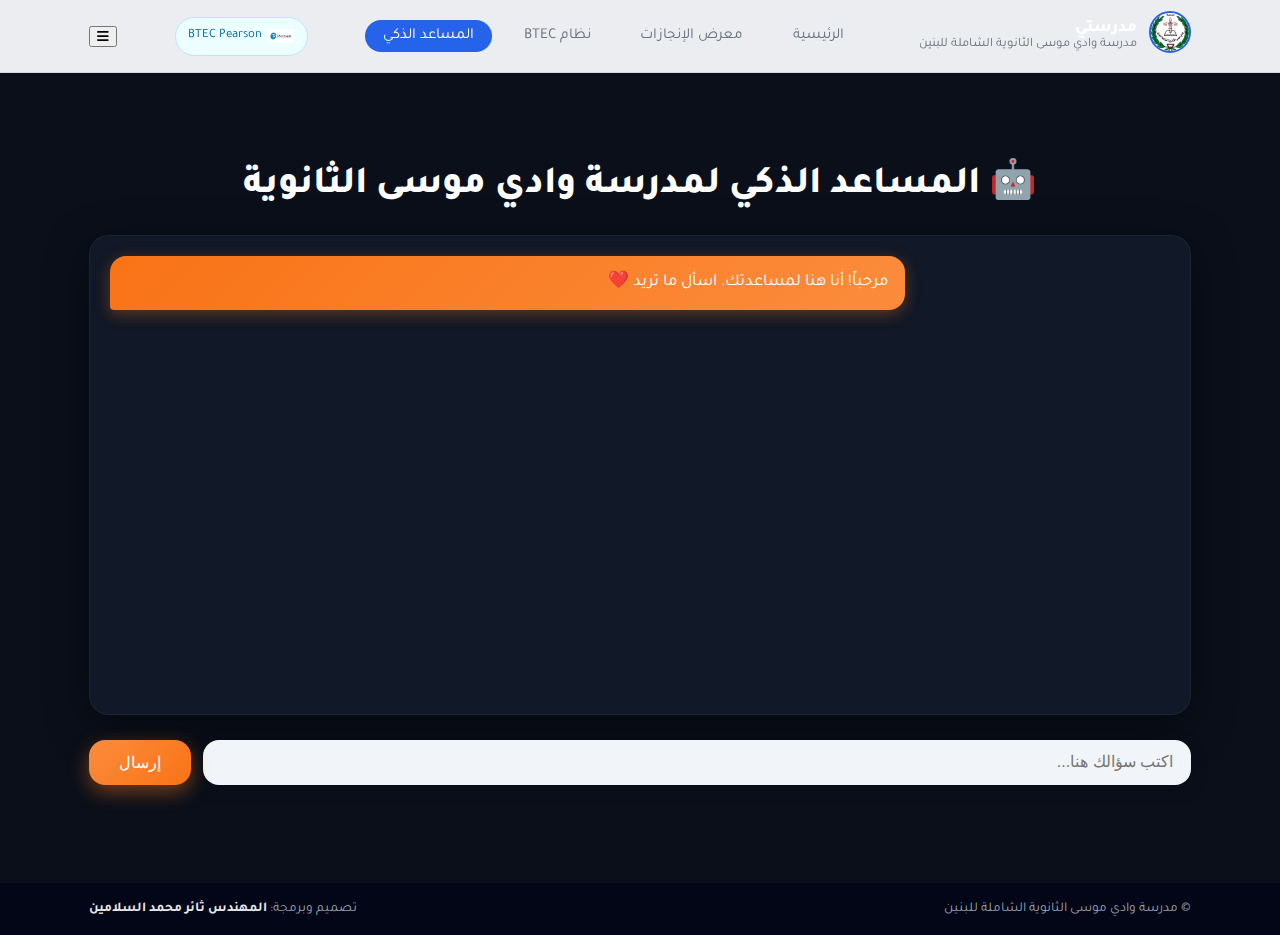
<file: ai.html>
<!DOCTYPE html>
<html lang="ar" dir="rtl">
<head>
    <meta charset="UTF-8" />
    <title>المساعد الذكي - مدرسة وادي موسى الثانوية</title>

    <!-- خطوط -->
    <link rel="preconnect" href="https://fonts.googleapis.com">
    <link rel="preconnect" href="https://fonts.gstatic.com" crossorigin>
    <link href="https://fonts.googleapis.com/css2?family=Tajawal:wght@400;500;700;800&display=swap" rel="stylesheet">

    <!-- أيقونات -->
    <link rel="stylesheet" href="https://cdnjs.cloudflare.com/ajax/libs/font-awesome/6.6.0/css/all.min.css" />

    <!-- ملفات CSS -->
    <link rel="stylesheet" href="assets/css/style.css">     <!-- الهيدر مع شكل الموقع -->
    <link rel="stylesheet" href="assets/css/ai.css">        <!-- تصميم صفحة الذكاء الاصطناعي -->
</head>
<body>

<!-- ========== الهيدر ========== -->
<header class="main-header">
    <div class="container header-inner">

        <div class="brand-area">
            <div class="school-logo">
                <img src="assets/images/school-logo.png" alt="شعار المدرسة">
            </div>
            <div class="brand-text">
                <span class="brand-top">مدرستي</span>
                <span class="brand-sub">مدرسة وادي موسى الثانوية الشاملة للبنين</span>
            </div>
        </div>

        <nav class="main-nav">
            <a href="index.html">الرئيسية</a>
            <a href="gallery.html">معرض الإنجازات</a>
            <a href="btec.html">نظام BTEC</a>
            <a href="ai.html" class="active">المساعد الذكي</a>
        </nav>

        <div class="pearson-badge">
            <img src="assets/images/pearson-logo.png" alt="Pearson">
            <span>BTEC Pearson</span>
        </div>

        <button class="nav-toggle" id="navToggle">
            <i class="fa-solid fa-bars"></i>
        </button>

    </div>
</header>


<!-- ========== صفحة المساعد ========== -->
<main class="ai-page">
    <div class="container">

        <h1 class="ai-title">🤖 المساعد الذكي لمدرسة وادي موسى الثانوية</h1>

        <!-- صندوق الرسائل -->
        <div class="chat-box" id="chatBox"></div>

        <!-- الإدخال -->
        <form id="chatForm" class="chat-input-area">
            <input 
                type="text" 
                id="userInput" 
                placeholder="اكتب سؤالك هنا..." 
                autocomplete="off" required>
            
            <button type="submit">إرسال</button>
        </form>

    </div>
</main>


<!-- ========== الفوتر ========== -->
<footer class="main-footer">
    <div class="container footer-inner">
        <div>© <span id="year"></span> مدرسة وادي موسى الثانوية الشاملة للبنين</div>
        <div class="footer-dev">
            تصميم وبرمجة:
            <strong>المهندس ثائر محمد السلامين</strong>
        </div>
    </div>
</footer>


<!-- سكربتات -->
<script src="assets/js/ai.js"></script>
<script src="assets/js/main.js"></script>

</body>
</html>
</file>
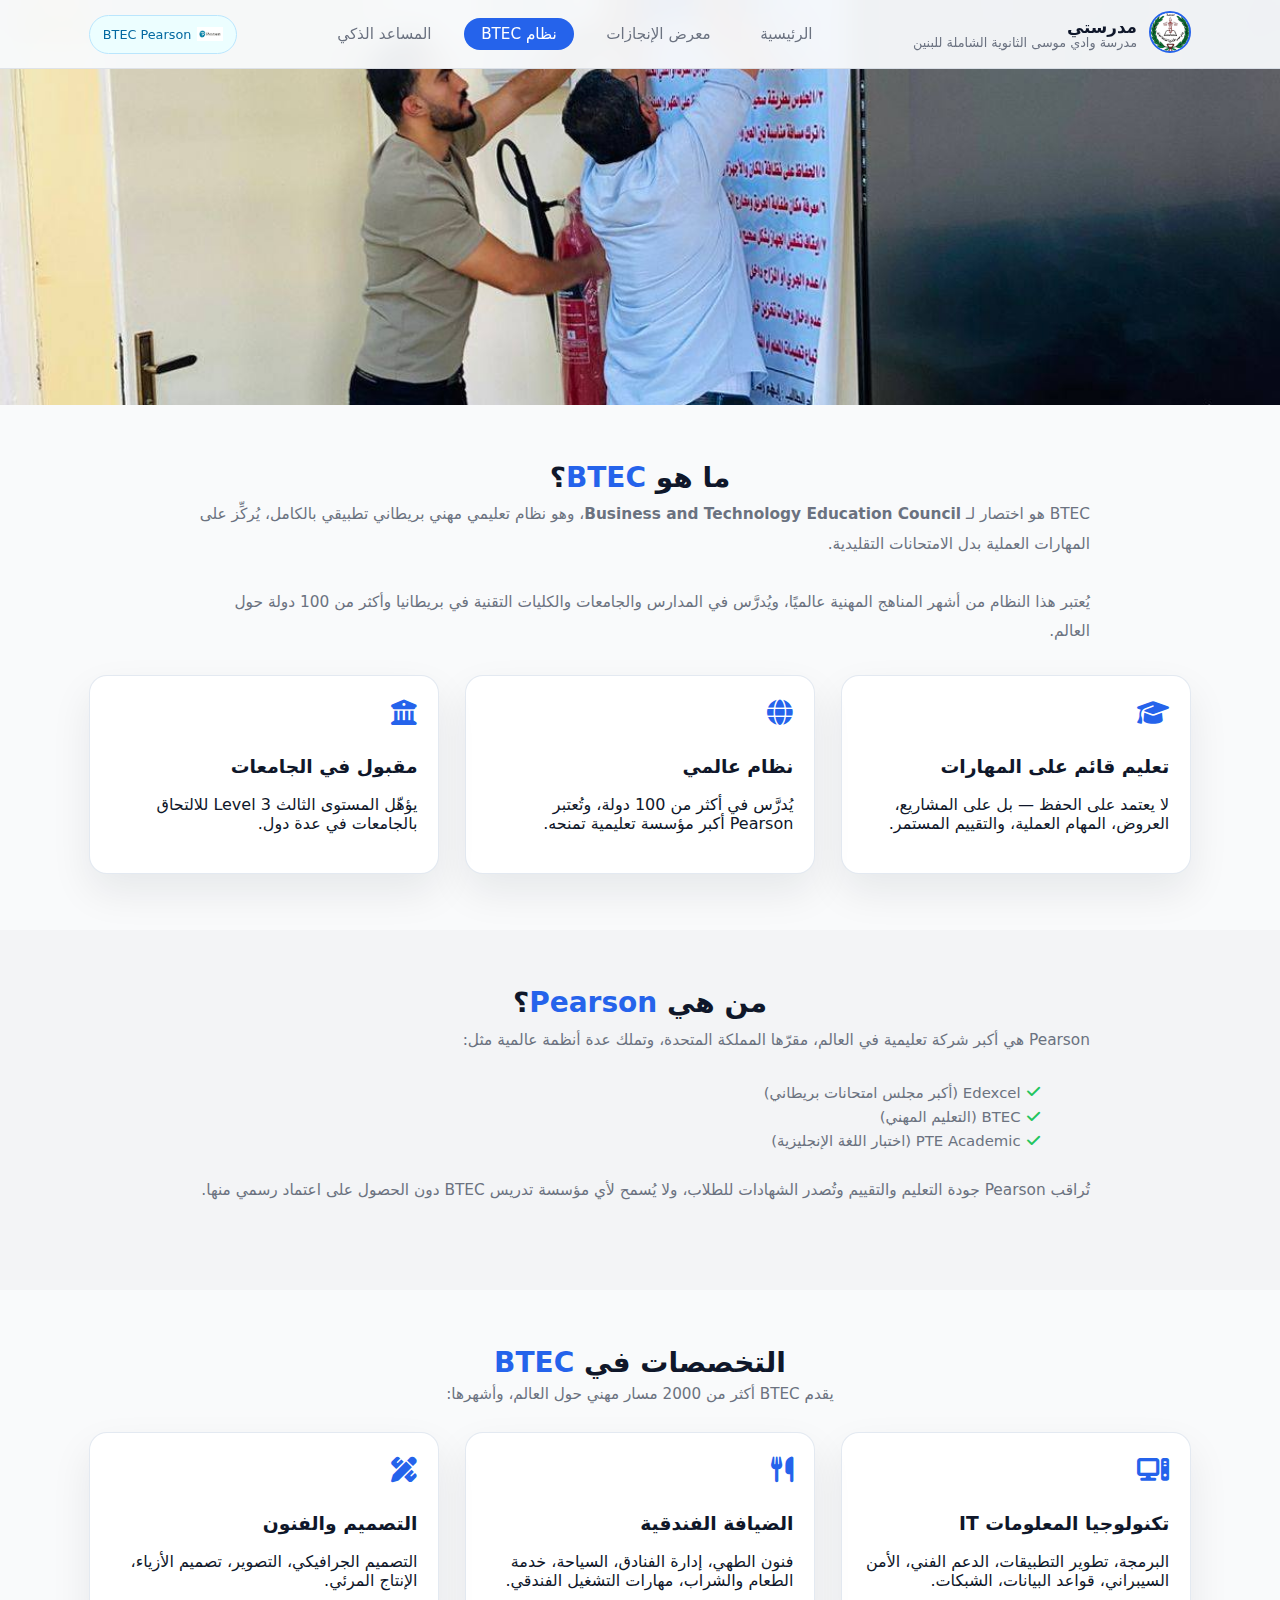
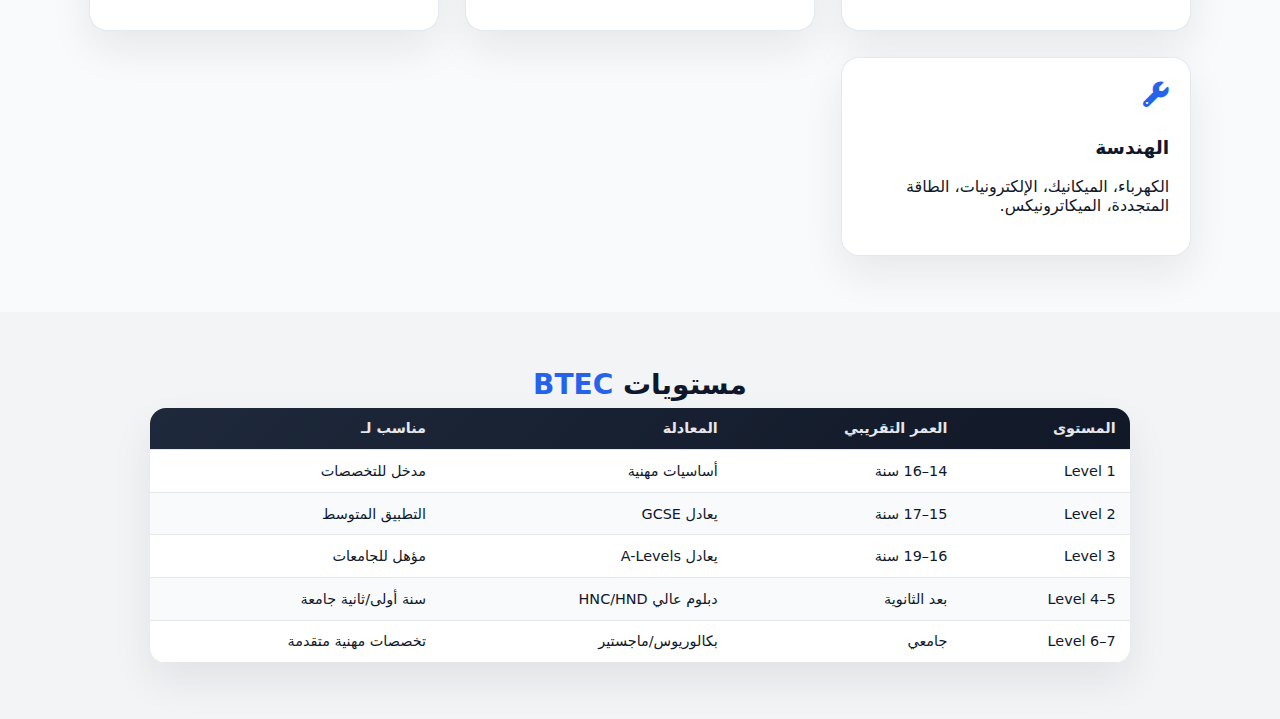
<file: btec.html>
<!DOCTYPE html>
<html lang="ar" dir="rtl">
<head>
    <meta charset="UTF-8">
    <meta name="viewport" content="width=device-width, initial-scale=1.0">
    <title>نظام BTEC – Pearson</title>

    <link rel="stylesheet" href="assets/css/style.css">
    <link rel="stylesheet" href="assets/css/animations.css">
    <link rel="stylesheet" href="assets/css/responsive.css">

    <link rel="stylesheet" href="https://cdnjs.cloudflare.com/ajax/libs/font-awesome/6.5.0/css/all.min.css" />
</head>

<body>

<!-- ==========================
         HEADER
========================== -->
<header class="main-header">
    <div class="container header-inner">

        <div class="brand-area">
            <div class="school-logo">
                <img src="assets/images/school-logo.png" alt="Logo">
            </div>
            <div class="brand-text">
                <span class="brand-top">مدرستي</span>
                <span class="brand-sub">مدرسة وادي موسى الثانوية الشاملة للبنين</span>
            </div>
        </div>

        <nav class="main-nav">
            <a href="index.html">الرئيسية</a>
            <a href="gallery.html">معرض الإنجازات</a>
            <a href="btec.html" class="active">نظام BTEC</a>
            <a href="ai.html">المساعد الذكي</a>
        </nav>

        <div class="pearson-badge">
            <img src="assets/images/pearson-logo.png" alt="">
            BTEC Pearson
        </div>

    </div>
</header>


<!-- ==========================
        HERO SECTION
========================== -->
<section class="hero hero-small" style="background-image: url('assets/images/btec.jpg');">
    <div class="hero-overlay"></div>

    <div class="container hero-content reveal">
        <h1>
            تعرّف على نظام <span style="color:#f97316;">BTEC</span>
        </h1>
        <p>
            التعليم البريطاني المهني الأقوى في العالم، المعتمد في أكثر من 100 دولة ويُخرّج آلاف الطلاب سنويًا.
        </p>
    </div>
</section>


<!-- ==========================
       SECTION: WHAT IS BTEC?
========================== -->
<section class="btec-section">
    <div class="container">

        <h2 class="section-title">
            ما هو <span>BTEC</span>؟
        </h2>

        <p class="btec-text">
            BTEC هو اختصار لـ <strong>Business and Technology Education Council</strong>،
            وهو نظام تعليمي مهني بريطاني تطبيقي بالكامل، يُركِّز على المهارات العملية بدل الامتحانات التقليدية.
            <br><br>
            يُعتبر هذا النظام من أشهر المناهج المهنية عالميًا، ويُدرَّس في المدارس والجامعات والكليات التقنية
            في بريطانيا وأكثر من 100 دولة حول العالم.
        </p>

        <div class="btec-grid">

            <div class="btec-card auto-float">
                <i class="fa-solid fa-graduation-cap btec-icon"></i>
                <h3>تعليم قائم على المهارات</h3>
                <p>لا يعتمد على الحفظ — بل على المشاريع، العروض، المهام العملية، والتقييم المستمر.</p>
            </div>

            <div class="btec-card auto-float">
                <i class="fa-solid fa-globe btec-icon"></i>
                <h3>نظام عالمي</h3>
                <p>يُدرَّس في أكثر من 100 دولة، وتُعتبر Pearson أكبر مؤسسة تعليمية تمنحه.</p>
            </div>

            <div class="btec-card auto-float">
                <i class="fa-solid fa-building-columns btec-icon"></i>
                <h3>مقبول في الجامعات</h3>
                <p>يؤهّل المستوى الثالث Level 3 للالتحاق بالجامعات في عدة دول.</p>
            </div>

        </div>

    </div>
</section>


<!-- ==========================
      SECTION: PEARSON
========================== -->
<section class="btec-section">
    <div class="container">

        <h2 class="section-title">
            من هي <span>Pearson</span>؟
        </h2>

        <p class="btec-text">
            Pearson هي أكبر شركة تعليمية في العالم، مقرّها المملكة المتحدة، وتملك عدة أنظمة عالمية مثل:
        </p>

        <ul class="btec-list">
            <li><i class="fa-solid fa-check"></i> Edexcel (أكبر مجلس امتحانات بريطاني)</li>
            <li><i class="fa-solid fa-check"></i> BTEC (التعليم المهني)</li>
            <li><i class="fa-solid fa-check"></i> PTE Academic (اختبار اللغة الإنجليزية)</li>
        </ul>

        <p class="btec-text">
            تُراقب Pearson جودة التعليم والتقييم وتُصدر الشهادات للطلاب، ولا يُسمح لأي مؤسسة تدريس BTEC
            دون الحصول على اعتماد رسمي منها.
        </p>

    </div>
</section>



<!-- ==========================
     SECTION: BTEC SPECIALIZATIONS
========================== -->
<section class="btec-section">
    <div class="container">
        <h2 class="section-title">
            التخصصات في <span>BTEC</span>
        </h2>
        <p class="section-subtitle">
            يقدم BTEC أكثر من 2000 مسار مهني حول العالم، وأشهرها:
        </p>

        <div class="btec-grid">

            <div class="btec-card auto-float">
                <i class="fa-solid fa-computer btec-icon"></i>
                <h3>تكنولوجيا المعلومات IT</h3>
                <p>
                    البرمجة، تطوير التطبيقات، الدعم الفني، الأمن السيبراني، قواعد البيانات، الشبكات.
                </p>
            </div>

            <div class="btec-card auto-float">
                <i class="fa-solid fa-utensils btec-icon"></i>
                <h3>الضيافة الفندقية</h3>
                <p>
                    فنون الطهي، إدارة الفنادق، السياحة، خدمة الطعام والشراب، مهارات التشغيل الفندقي.
                </p>
            </div>

            <div class="btec-card auto-float">
                <i class="fa-solid fa-pencil-ruler btec-icon"></i>
                <h3>التصميم والفنون</h3>
                <p>
                    التصميم الجرافيكي، التصوير، تصميم الأزياء، الإنتاج المرئي.
                </p>
            </div>

            <div class="btec-card auto-float">
                <i class="fa-solid fa-wrench btec-icon"></i>
                <h3>الهندسة</h3>
                <p>
                    الكهرباء، الميكانيك، الإلكترونيات، الطاقة المتجددة، الميكاترونيكس.
                </p>
            </div>

        </div>

    </div>
</section>


<!-- ==========================
     SECTION: LEVELS TABLE
========================== -->
<section class="btec-section">
    <div class="container">

        <h2 class="section-title">مستويات <span>BTEC</span></h2>

        <table class="btec-table">
            <thead>
                <tr>
                    <th>المستوى</th>
                    <th>العمر التقريبي</th>
                    <th>المعادلة</th>
                    <th>مناسب لـ</th>
                </tr>
            </thead>

            <tbody>
                <tr>
                    <td>Level 1</td>
                    <td>14–16 سنة</td>
                    <td>أساسيات مهنية</td>
                    <td>مدخل للتخصصات</td>
                </tr>

                <tr>
                    <td>Level 2</td>
                    <td>15–17 سنة</td>
                    <td>يعادل GCSE</td>
                    <td>التطبيق المتوسط</td>
                </tr>

                <tr>
                    <td>Level 3</td>
                    <td>16–19 سنة</td>
                    <td>يعادل A-Levels</td>
                    <td>مؤهل للجامعات</td>
                </tr>

                <tr>
                    <td>Level 4–5</td>
                    <td>بعد الثانوية</td>
                    <td>دبلوم عالي HNC/HND</td>
                    <td>سنة أولى/ثانية جامعة</td>
                </tr>

                <tr>
                    <td>Level 6–7</td>
                    <td>جامعي</td>
                    <td>بكالوريوس/ماجستير</td>
                    <td>تخصصات مهنية متقدمة</td>
                </tr>
            </tbody>
        </table>

    </div>
</section>
</file>
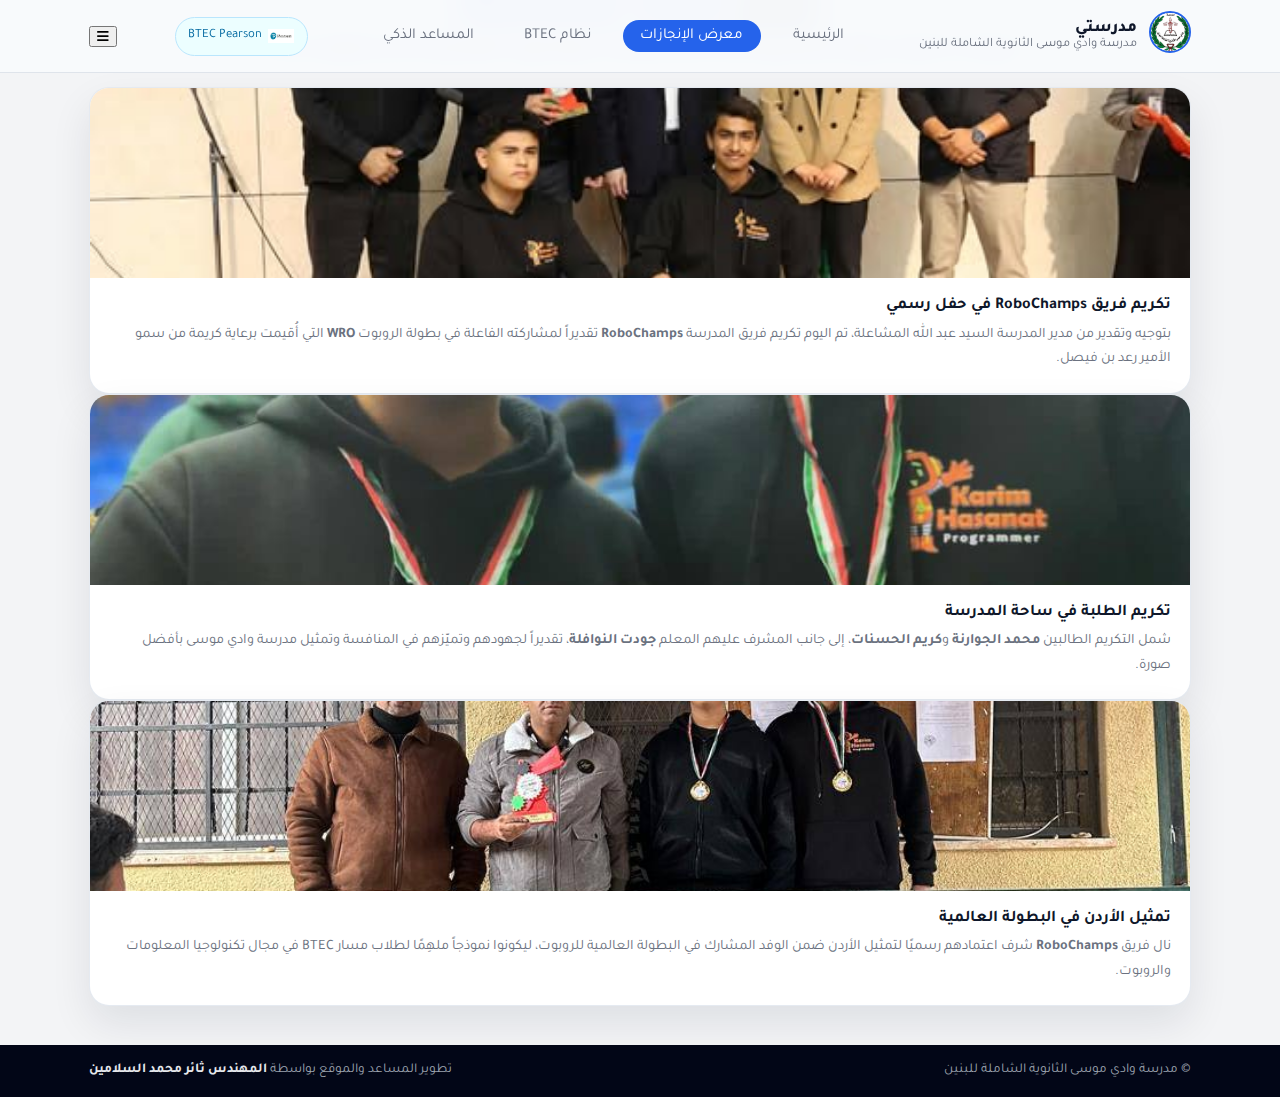
<file: gallery.html>
<!DOCTYPE html>
<html lang="ar" dir="rtl">
<head>
    <meta charset="UTF-8" />
    <title>معرض إنجازات المدرسة - مدرستي</title>

    <link rel="preconnect" href="https://fonts.googleapis.com">
    <link rel="preconnect" href="https://fonts.gstatic.com" crossorigin>
    <link href="https://fonts.googleapis.com/css2?family=Tajawal:wght@400;500;700;800&display=swap" rel="stylesheet">
    <link rel="stylesheet" href="https://cdnjs.cloudflare.com/ajax/libs/font-awesome/6.6.0/css/all.min.css" />

    <link rel="stylesheet" href="assets/css/style.css" />
    <link rel="stylesheet" href="assets/css/animations.css" />
    <link rel="stylesheet" href="assets/css/responsive.css" />
</head>
<body>

<header class="main-header">
    <div class="container header-inner">
        <div class="brand-area">
            <div class="school-logo">
                <img src="assets/images/school-logo.png" alt="شعار المدرسة">
            </div>
            <div class="brand-text">
                <span class="brand-top">مدرستي</span>
                <span class="brand-sub">مدرسة وادي موسى الثانوية الشاملة للبنين</span>
            </div>
        </div>

        <nav class="main-nav">
            <a href="index.html">الرئيسية</a>
            <a href="gallery.html" class="active">معرض الإنجازات</a>
            <a href="btec.html">نظام BTEC</a>
            <a href="ai.html">المساعد الذكي</a>
        </nav>

        <div class="pearson-badge">
            <img src="assets/images/pearson-logo.png" alt="Pearson">
            <span>BTEC Pearson</span>
        </div>

        <button class="nav-toggle" id="navToggle">
            <i class="fa-solid fa-bars"></i>
        </button>
    </div>
</header>

<main class="page-main with-top-space">
    <section class="page-hero">
        <div class="container">
            <h1 class="section-title">معرض <span>إنجازات RoboChamps</span></h1>
            <p class="section-subtitle">
                مجموعة من الصور التي توثّق مشاركة فريق المدرسة RoboChamps في بطولة الروبوت WRO
                وتمثيل المدرسة والوطن بكل فخر.
            </p>
        </div>
    </section>

    <section class="gallery-grid-section">
        <div class="container gallery-grid">
            <!-- بطاقة 1 -->
            <article class="gallery-card">
                <div class="gallery-image">
                    <img src="assets/gallery/gallery1.jpg" alt="تكريم فريق RoboChamps في حفل رسمي">
                </div>
                <div class="gallery-body">
                    <h3>تكريم فريق RoboChamps في حفل رسمي</h3>
                    <p>
                        بتوجيه وتقدير من مدير المدرسة السيد عبد الله المشاعلة، تم اليوم تكريم فريق المدرسة
                        <strong>RoboChamps</strong> تقديراً لمشاركته الفاعلة في بطولة الروبوت
                        <strong>WRO</strong> التي أُقيمت برعاية كريمة من سمو الأمير رعد بن فيصل.
                    </p>
                </div>
            </article>

            <!-- بطاقة 2 -->
            <article class="gallery-card">
                <div class="gallery-image">
                    <img src="assets/gallery/gallery2.jpg" alt="تكريم الطلبة في ساحة المدرسة">
                </div>
                <div class="gallery-body">
                    <h3>تكريم الطلبة في ساحة المدرسة</h3>
                    <p>
                        شمل التكريم الطالبين <strong>محمد الجوارنة</strong> و<strong>كريم الحسنات</strong>،
                        إلى جانب المشرف عليهم المعلم <strong>جودت النوافلة</strong>، تقديراً لجهودهم
                        وتميّزهم في المنافسة وتمثيل مدرسة وادي موسى بأفضل صورة.
                    </p>
                </div>
            </article>

            <!-- بطاقة 3 -->
            <article class="gallery-card">
                <div class="gallery-image">
                    <img src="assets/gallery/gallery3.jpg" alt="اعتماد الفريق لتمثيل الأردن عالميًا">
                </div>
                <div class="gallery-body">
                    <h3>تمثيل الأردن في البطولة العالمية</h3>
                    <p>
                        نال فريق <strong>RoboChamps</strong> شرف اعتمادهم رسميًا لتمثيل الأردن ضمن الوفد
                        المشارك في البطولة العالمية للروبوت، ليكونوا نموذجاً ملهِمًا لطلاب مسار BTEC
                        في مجال تكنولوجيا المعلومات والروبوت.
                    </p>
                </div>
            </article>
        </div>
    </section>
</main>

<footer class="main-footer">
    <div class="container footer-inner">
        <div>© <span id="year"></span> مدرسة وادي موسى الثانوية الشاملة للبنين</div>
        <div class="footer-dev">
            تطوير المساعد والموقع بواسطة
            <strong>المهندس ثائر محمد السلامين</strong>
        </div>
    </div>
</footer>

<script src="assets/js/main.js"></script>
</body>
</html>
</file>
<file: assets/css/style.css>
/* =========================================
   🎨 المتغيرات العامة (ألوان + قيم ثابتة)
========================================= */
:root {
    --primary: #2563eb;        /* أزرق أساسي */
    --primary-dark: #1d4ed8;
    --primary-soft: #dbeafe;
    --accent: #f97316;         /* برتقالي */
    --accent-soft: #fff7ed;

    --bg-main: #f3f4f6;
    --bg-soft: #f9fafb;
    --bg-deep: #020617;

    --text-main: #0f172a;
    --text-muted: #6b7280;

    --card-bg: #ffffff;
    --radius-lg: 22px;
    --radius-md: 14px;
    --shadow-soft: 0 22px 45px rgba(15, 23, 42, 0.16);
    --transition-fast: 0.25s ease;
}

/* =========================================
   🧱 Reset بسيط
========================================= */
*,
*::before,
*::after {
    box-sizing: border-box;
}

html, body {
    margin: 0;
    padding: 0;
    direction: rtl;
    text-align: right;
    font-family: "Tajawal", system-ui, -apple-system, BlinkMacSystemFont, "Segoe UI", sans-serif;
    background: var(--bg-main);
    color: var(--text-main);
    scroll-behavior: smooth;
}

body {
    min-height: 100vh;
}

/* حاوية عامة */
.container {
    width: min(1150px, 100%);
    margin: 0 auto;
    padding-inline: 1.5rem;
}

/* روابط عامة */
a {
    color: inherit;
}

/* =========================================
   🧭 الهيدر الثابت
========================================= */
.main-header {
    position: fixed;
    top: 0;
    inset-inline: 0;
    z-index: 1000;
    background: rgba(248, 250, 252, 0.95);
    backdrop-filter: blur(14px);
    border-bottom: 1px solid rgba(148, 163, 184, 0.25);
}

.header-inner {
    display: flex;
    align-items: center;
    justify-content: space-between;
    gap: 1.5rem;
    padding-block: 0.7rem;
}

/* الشعار */
.brand-area {
    display: flex;
    align-items: center;
    gap: 0.75rem;
}

.school-logo img {
    width: 42px;
    height: 42px;
    border-radius: 999px;
    object-fit: cover;
    border: 2px solid var(--primary);
}

.brand-text {
    display: flex;
    flex-direction: column;
    line-height: 1.1;
}

.brand-top {
    font-weight: 800;
    font-size: 1.05rem;
}

.brand-sub {
    font-size: 0.8rem;
    color: var(--text-muted);
}

/* القائمة */
.main-nav {
    display: flex;
    align-items: center;
    gap: 0.9rem;
    font-size: 0.95rem;
}

.main-nav a {
    text-decoration: none;
    color: var(--text-muted);
    padding: 0.45rem 1.1rem;
    border-radius: 999px;
    transition: background var(--transition-fast), color var(--transition-fast), transform var(--transition-fast);
}

.main-nav a:hover {
    background: var(--primary-soft);
    color: var(--primary);
    transform: translateY(-1px);
}

.main-nav a.active {
    background: var(--primary);
    color: #fff;
}

/* شعار بيرسون */
.pearson-badge {
    display: flex;
    align-items: center;
    gap: 0.35rem;
    padding: 0.35rem 0.8rem;
    border-radius: 999px;
    background: #ecfeff;
    border: 1px solid #bae6fd;
    font-size: 0.8rem;
    color: #0369a1;
}

.pearson-badge img {
    width: 26px;
    height: 26px;
    object-fit: contain;
}

/* =========================================
   🎛️ أزرار عامة + Chips
========================================= */
.btn {
    border-radius: 999px;
    padding: 0.8rem 1.6rem;
    border: none;
    cursor: pointer;
    display: inline-flex;
    align-items: center;
    justify-content: center;
    gap: 0.4rem;
    font-size: 0.95rem;
    text-decoration: none;
    transition: transform var(--transition-fast), box-shadow var(--transition-fast), background var(--transition-fast), color var(--transition-fast);
}

.btn-primary {
    background: linear-gradient(135deg, var(--primary), var(--primary-dark));
    color: #fff;
    box-shadow: 0 16px 35px rgba(37, 99, 235, 0.5);
}

.btn-primary:hover {
    transform: translateY(-2px);
    box-shadow: 0 22px 45px rgba(37, 99, 235, 0.65);
}

.btn-ghost {
    background: #ffffff;
    color: var(--text-main);
    border: 1px solid #cbd5f5;
}

.btn-ghost:hover {
    background: var(--primary-soft);
}

/* chip */
.chip {
    display: inline-flex;
    align-items: center;
    gap: 0.4rem;
    padding: 0.45rem 0.9rem;
    border-radius: 999px;
    background: rgba(15, 23, 42, 0.8);
    border: 1px solid rgba(148, 163, 184, 0.8);
    font-size: 0.83rem;
    color: #e5e7eb;
    text-decoration: none;
    transition: background var(--transition-fast), transform var(--transition-fast);
}

.chip:hover {
    background: #020617;
    transform: translateY(-1px);
}

/* =========================================
   🏔️ HERO - الصفحة الرئيسية + BTEC
========================================= */
.hero {
    position: relative;
    min-height: 88vh;
    overflow: hidden;
    color: #ffffff;
    padding-top: 90px; /* تعويض الهيدر */
}

/* سلايدر للخلفيات في الرئيسية */
.hero-slider {
    position: absolute;
    inset: 0;
    z-index: -2;
}

.hero-slide {
    position: absolute;
    inset: 0;
    background-size: cover;
    background-position: center;
    opacity: 0;
    transition: opacity 1s ease-in-out;
}

.hero-slide.active {
    opacity: 1;
}

/* تغميقة فوق الخلفية */
.hero-overlay {
    position: absolute;
    inset: 0;
    z-index: -1;
    background: radial-gradient(circle at top, rgba(15, 23, 42, 0.3), rgba(15, 23, 42, 0.95));
}

/* محتوى الهيرو */
.hero-content {
    min-height: calc(88vh - 90px);
    display: flex;
    flex-direction: column;
    justify-content: center;
    gap: 1.5rem;
}

.hero .container {
    position: relative;
    z-index: 2;
}

.hero h1 {
    font-size: clamp(2.4rem, 3vw + 1.4rem, 3.4rem);
    margin: 0;
    letter-spacing: 0.03em;
    text-shadow: 0 5px 25px rgba(0,0,0,0.7);
}

.hero h1 span {
    color: #bfdbfe;
}

.hero h1 span[style*="f97316"] {
    color: var(--accent);
}

.hero-subtitle {
    max-width: 540px;
    font-size: 1.02rem;
    color: #e5e7eb;
}

.hero-buttons {
    display: flex;
    flex-wrap: wrap;
    gap: 0.75rem;
}

/* مؤشر النزول */
.scroll-indicator {
    margin-top: 2rem;
    display: inline-flex;
    flex-direction: column;
    align-items: center;
    font-size: 0.8rem;
    color: #cbd5f5;
    opacity: 0.9;
}

.scroll-indicator i {
    margin-top: 0.25rem;
    animation: pulse-down 1.7s infinite;
}

/* هيرو صغير لصفحة BTEC */
.hero-small {
    min-height: 45vh;
    background-size: cover;
    background-position: center;
    padding-top: 100px;
}

.hero-small .hero-content {
    min-height: auto;
}

/* =========================================
   📌 عناوين الأقسام
========================================= */
.section-title {
    text-align: center;
    margin: 0 0 0.4rem;
    font-size: 1.75rem;
    font-weight: 800;
}

.section-title span {
    color: var(--primary);
}

.section-subtitle {
    text-align: center;
    margin: 0 0 1.8rem;
    color: var(--text-muted);
    font-size: 0.95rem;
}

/* =========================================
   ⭐ SECTION: المميزات (Why Our School)
========================================= */
.features {
    padding-block: 3.5rem;
    background: var(--bg-soft);
}

.features-grid {
    display: grid;
    grid-template-columns: repeat(3, minmax(0, 1fr));
    gap: 1.6rem;
}

.feature-card {
    background: var(--card-bg);
    border-radius: var(--radius-lg);
    padding: 1.6rem 1.5rem;
    box-shadow: 0 18px 40px rgba(15, 23, 42, 0.07);
    border: 1px solid rgba(226, 232, 240, 0.9);
    transition: transform var(--transition-fast), box-shadow var(--transition-fast), border-color var(--transition-fast);
}

.feature-card:hover {
    transform: translateY(-6px);
    box-shadow: var(--shadow-soft);
    border-color: rgba(129, 140, 248, 0.9);
}

.feature-icon {
    width: 44px;
    height: 44px;
    border-radius: 999px;
    background: var(--primary-soft);
    display: flex;
    align-items: center;
    justify-content: center;
    color: var(--primary);
    margin-bottom: 0.9rem;
    font-size: 1.2rem;
}

.feature-card h3 {
    margin: 0 0 0.4rem;
    font-size: 1.05rem;
}

.feature-card p {
    margin: 0;
    color: var(--text-muted);
    font-size: 0.9rem;
    line-height: 1.8;
}

/* =========================================
   🎓 صفحة BTEC – أقسام عامة
========================================= */
.btec-section {
    padding-block: 3.5rem;
    background: var(--bg-main);
}

.btec-section:nth-of-type(even) {
    background: var(--bg-soft);
}

.btec-text {
    max-width: 900px;
    margin: 0 auto 1.8rem;
    color: var(--text-muted);
    font-size: 0.96rem;
    line-height: 1.9;
}

.btec-grid {
    display: grid;
    grid-template-columns: repeat(3, minmax(0, 1fr));
    gap: 1.6rem;
}

.btec-card {
    background: var(--card-bg);
    border-radius: 18px;
    padding: 1.5rem 1.3rem;
    box-shadow: 0 18px 40px rgba(15, 23, 42, 0.08);
    border: 1px solid rgba(226, 232, 240, 0.95);
    transition: transform var(--transition-fast), box-shadow var(--transition-fast), border-color var(--transition-fast);
}

.btec-card:hover {
    transform: translateY(-6px);
    box-shadow: var(--shadow-soft);
    border-color: rgba(129, 140, 248, 0.9);
}

.btec-icon {
    font-size: 1.6rem;
    color: var(--primary);
    margin-bottom: 0.7rem;
}

/* قائمة بنقاط */
.btec-list {
    max-width: 800px;
    margin: 0.7rem auto 1.6rem;
    padding: 0;
    list-style: none;
}

.btec-list li {
    display: flex;
    align-items: center;
    gap: 0.4rem;
    margin-bottom: 0.4rem;
    font-size: 0.93rem;
    color: var(--text-muted);
}

.btec-list li i {
    color: #22c55e;
}

/* جدول مستويات BTEC */
.btec-table {
    width: 100%;
    max-width: 980px;
    margin: 0 auto;
    border-collapse: collapse;
    background: #ffffff;
    border-radius: 16px;
    overflow: hidden;
    box-shadow: 0 18px 40px rgba(15, 23, 42, 0.08);
}

.btec-table thead {
    background: linear-gradient(135deg, #1e293b, #111827);
    color: #e5e7eb;
}

.btec-table th,
.btec-table td {
    padding: 0.8rem 0.9rem;
    font-size: 0.9rem;
    border-bottom: 1px solid #e5e7eb;
    text-align: right;
}

.btec-table tbody tr:nth-child(even) {
    background: #f9fafb;
}

/* =========================================
   🖼️ صفحة المعرض gallery
========================================= */
.gallery-hero {
    padding-block: 3.5rem 2rem;
}

.gallery-cards {
    display: grid;
    grid-template-columns: repeat(3, minmax(0, 1fr));
    gap: 1.6rem;
}

.gallery-card {
    background: #ffffff;
    border-radius: 20px;
    box-shadow: 0 18px 40px rgba(15, 23, 42, 0.09);
    overflow: hidden;
    border: 1px solid rgba(226, 232, 240, 0.9);
    transition: transform var(--transition-fast), box-shadow var(--transition-fast);
}

.gallery-card:hover {
    transform: translateY(-6px);
    box-shadow: var(--shadow-soft);
}

.gallery-image {
    height: 190px;
    background-size: cover;
    background-position: center;
}

.gallery-image img {
    width: 100%;
    height: 100%;
    object-fit: cover;
}

.gallery-body {
    padding: 1.2rem 1.2rem 1.3rem;
}

.gallery-body h3 {
    margin: 0 0 0.4rem;
    font-size: 1.02rem;
}

.gallery-body p {
    margin: 0;
    font-size: 0.9rem;
    color: var(--text-muted);
    line-height: 1.7;
}

/* =========================================
   🤖 صفحة المساعد الذكي AI
========================================= */
.ai-section {
    padding-top: 110px;
    padding-bottom: 3rem;
    background: radial-gradient(circle at top, #1e293b, #020617);
    color: #e5e7eb;
}

.ai-chat-container {
    display: grid;
    grid-template-columns: minmax(0, 1.1fr) minmax(0, 1.4fr);
    gap: 2rem;
    align-items: flex-start;
}

.ai-info h2 {
    margin-top: 0;
    margin-bottom: 0.6rem;
}

.ai-info p {
    margin: 0 0 0.4rem;
    color: #e5e7eb;
    font-size: 0.95rem;
}

.ai-features {
    list-style: none;
    padding: 0;
    margin: 0.4rem 0 1rem;
    font-size: 0.9rem;
    color: #e5e7eb;
}

.ai-features li::before {
    content: "• ";
    color: var(--accent);
}

.ai-warning {
    margin-top: 0.8rem;
    padding: 0.6rem 0.8rem;
    border-radius: 10px;
    background: rgba(248, 250, 252, 0.04);
    border: 1px dashed rgba(148, 163, 184, 0.6);
    font-size: 0.85rem;
}

/* صندوق الشات */
.chat-container {
    background: radial-gradient(circle at top, #1f2937, #020617);
    border-radius: 22px;
    padding: 1.4rem 1.2rem;
    box-shadow: 0 30px 80px rgba(15, 23, 42, 0.9);
    border: 1px solid rgba(148, 163, 184, 0.8);
}

/* منطقة الرسائل */
.chat-messages {
    background: #020617;              /* خلفية غامقة */
    border-radius: 16px;
    padding: 0.9rem 0.9rem;
    max-height: 360px;
    overflow-y: auto;
    display: flex;
    flex-direction: column;
    gap: 0.6rem;
}

/* شكل الرسالة */
.message {
    display: flex;
    gap: 0.5rem;
    align-items: flex-start;
    font-size: 0.9rem;
}

.bot-message {
    flex-direction: row;
}

.user-message {
    flex-direction: row-reverse;
}

/* أفاتار */
.message-avatar {
    width: 32px;
    height: 32px;
    border-radius: 999px;
    display: flex;
    align-items: center;
    justify-content: center;
    background: #111827;
    color: #facc15;
    font-size: 1rem;
}

/* محتوى الفقاعة */
.message-content {
    max-width: 78%;
    padding: 0.55rem 0.8rem;
    border-radius: 14px;
    line-height: 1.7;
}

/* فقاعات خاصة */
.bot-message .message-content {
    background: #030712;              /* شبه أسود */
    color: #e5e7eb;
    border: 1px solid rgba(55, 65, 81, 0.9);
    border-top-right-radius: 4px;
}

.user-message .message-content {
    background: #020617;              /* شبه أسود */
    color: #e5e7eb;
    border: 1px solid rgba(148, 163, 184, 0.9);
    border-top-left-radius: 4px;
}

/* منطقة الإدخال */
.chat-input-container {
    margin-top: 0.9rem;
}

.chat-form {
    display: flex;
    gap: 0.6rem;
}

.chat-form input[type="text"],
.chat-form input[type="search"],
.chat-form input[type="email"] {
    flex: 1;
    border-radius: 999px;
    border: 1px solid rgba(148, 163, 184, 0.8);
    background: #020617;
    color: #e5e7eb;
    padding: 0.75rem 1rem;
    font-size: 0.9rem;
    outline: none;
}

.chat-form input::placeholder {
    color: #6b7280;
}

.send-btn {
    border-radius: 999px;
    padding: 0 1.5rem;
    border: none;
    background: linear-gradient(135deg, var(--primary), var(--primary-dark));
    color: #fff;
    font-size: 0.9rem;
    cursor: pointer;
    transition: transform var(--transition-fast), box-shadow var(--transition-fast);
}

.send-btn:hover {
    transform: translateY(-1px);
    box-shadow: 0 10px 25px rgba(37, 99, 235, 0.55);
}

/* مؤشر الكتابة */
.typing-indicator {
    display: flex;
    align-items: center;
    gap: 0.2rem;
    margin-top: 0.4rem;
}

.typing-indicator span {
    width: 6px;
    height: 6px;
    border-radius: 999px;
    background: #9ca3af;
    animation: pulse 1s infinite ease-in-out;
}

.typing-indicator span:nth-child(2) {
    animation-delay: 0.15s;
}

.typing-indicator span:nth-child(3) {
    animation-delay: 0.3s;
}

/* =========================================
   🔗 قسم وسائل التواصل (لو استخدمته)
========================================= */
.social-section {
    padding-block: 3.5rem 4rem;
    background: radial-gradient(circle at top, #e0f2fe, #eef2ff);
}

.social-cards {
    display: flex;
    flex-wrap: wrap;
    gap: 1.3rem;
    justify-content: center;
}

.social-card {
    position: relative;
    flex: 1;
    min-width: 260px;
    max-width: 340px;
    padding: 1.6rem 1.4rem;
    border-radius: 22px;
    color: #020617;
    text-decoration: none;
    background: rgba(248, 250, 252, 0.98);
    box-shadow: var(--shadow-soft);
    overflow: hidden;
    transform: translateY(0);
    transition: transform var(--transition-fast), box-shadow var(--transition-fast), background var(--transition-fast);
}

.social-card:hover {
    transform: translateY(-8px);
    box-shadow: 0 22px 50px rgba(30, 64, 175, 0.35);
    background: #f9fafb;
}

.social-icon {
    width: 46px;
    height: 46px;
    border-radius: 16px;
    display: flex;
    align-items: center;
    justify-content: center;
    margin-bottom: 0.7rem;
    font-size: 1.35rem;
    color: #fff;
}

.whatsapp-card .social-icon {
    background: #22c55e;
}

.facebook-card .social-icon {
    background: #2563eb;
}

/* =========================================
   ⚓ الفوتر
========================================= */
.main-footer {
    background: #020617;
    color: #9ca3af;
    padding-block: 1.1rem;
    font-size: 0.85rem;
    margin-top: 2.4rem;
}

.footer-inner {
    display: flex;
    flex-wrap: wrap;
    gap: 0.75rem;
    align-items: center;
    justify-content: space-between;
}

.footer-dev strong {
    color: #e5e7eb;
}
</file>
<file: assets/css/ai.css>
/* =========================================================
   صفحة المساعد الذكي (AI) – تصميم كامل أزرق × برتقالي
   خلفية داكنة + فقاعات حديثة + وضوح عالي
========================================================= */

body {
    margin: 0;
    padding: 0;
    font-family: "Tajawal", sans-serif;
    background: #0a0f1a; /* خلفية سوداء أزرق داكن */
    color: #fff;
}

/* حاوية الصفحة */
.ai-page {
    padding-top: 130px;
    padding-bottom: 60px;
}

/* عنوان الصفحة */
.ai-title {
    text-align: center;
    font-size: 2.4rem;
    font-weight: 800;
    margin-bottom: 25px;
    color: #fff;
}

/* صندوق الشات */
.chat-box {
    width: 100%;
    height: 480px;
    background: #111827; /* أسود رمادي */
    border-radius: 20px;
    padding: 20px;
    box-shadow: 0 12px 45px rgba(0, 0, 0, 0.45);
    overflow-y: auto;
    border: 1px solid rgba(255,255,255,0.05);
}

/* شريط التمرير */
.chat-box::-webkit-scrollbar { width: 8px; }
.chat-box::-webkit-scrollbar-thumb {
    background: #475569;
    border-radius: 10px;
}

/* الرسائل */
.message {
    max-width: 75%;
    padding: 12px 17px;
    margin-bottom: 14px;
    font-size: 1.05rem;
    line-height: 1.8;
    border-radius: 16px;
    animation: fadeIn .35s ease-out;
    word-wrap: break-word;
}

/* رسالة البوت */
.bot {
    margin-right: auto;
    background: linear-gradient(135deg, #f97316, #fb8c3c); /* برتقالي ناري */
    color: #fff;
    border-bottom-left-radius: 4px;
    box-shadow: 0 4px 15px rgba(249,115,22,0.35);
}

/* رسالة المستخدم */
.user {
    margin-left: auto;
    background: linear-gradient(135deg, #2563eb, #1d4ed8); /* أزرق */
    color: #fff;
    border-bottom-right-radius: 4px;
    box-shadow: 0 4px 15px rgba(37,99,235,0.35);
}

/* منطقة الإدخال */
.chat-input-area {
    margin-top: 25px;
    display: flex;
    gap: 12px;
}

/* حقل الكتابة */
#userInput {
    flex: 1;
    padding: 13px 18px;
    border-radius: 16px;
    border: none;
    outline: none;
    font-size: 1rem;
    background: #f1f5f9;
    color: #000;
    box-shadow: 0 4px 18px rgba(0,0,0,0.2);
}

/* زر الإرسال */
.chat-input-area button {
    padding: 13px 30px;
    border: none;
    border-radius: 16px;
    font-size: 1rem;
    cursor: pointer;
    background: linear-gradient(135deg, #fb8c3c, #f97316); /* برتقالي */
    color: #fff;
    box-shadow: 0 7px 20px rgba(249,115,22,0.45);
    transition: 0.25s;
}

.chat-input-area button:hover {
    transform: translateY(-3px);
    box-shadow: 0 15px 35px rgba(249,115,22,0.55);
}

/* أنيميشن الرسائل */
@keyframes fadeIn {
    0% { opacity: 0; transform: translateY(10px); }
    100% { opacity: 1; transform: translateY(0); }
}

/* رسبونسف */
@media (max-width: 600px) {
    .ai-title { font-size: 1.6rem; }
    .chat-box { height: 400px; }
}
</file>
<file: assets/css/animations.css>
/* ===================================
   🎞️ Animations.css — تأثيرات الحركة
   =================================== */

/* ظهر تدريجي */
@keyframes fadeIn {
    0% { opacity: 0; transform: translateY(20px); }
    100% { opacity: 1; transform: translateY(0); }
}

/* نبض */
@keyframes pulse {
    0%, 100% { transform: scale(1); }
    50% { transform: scale(1.05); }
}

/* طفو */
@keyframes float {
    0%, 100% { transform: translateY(0px); }
    50% { transform: translateY(-7px); }
}

/* حركة سهم النزول */
@keyframes pulse-down {
    0%, 100% { transform: translateY(0); opacity: 0.6; }
    50% { transform: translateY(6px); opacity: 1; }
}

/* ظهور مع توسع */
@keyframes pop {
    0% { transform: scale(0.6); opacity: 0; }
    100% { transform: scale(1); opacity: 1; }
}

/* تحويم الكروت */
.hover-float:hover {
    transform: translateY(-8px);
    box-shadow: 0 20px 40px rgba(0,0,0,0.15);
}

/* للكروت المتحركة تلقائياً */
.auto-float {
    animation: float 4s ease-in-out infinite;
}

/* أي عنصر يظهر مع دخول الصفحة */
.reveal {
    opacity: 0;
    animation: fadeIn 1s ease-in-out forwards;
}
</file>
<file: assets/css/responsive.css>
/* ===============================
   📱 Responsive Styles
   =============================== */

/* التابليت */
@media (max-width: 992px) {

    .header-inner {
        flex-direction: column;
        gap: 0.8rem;
        padding: 0.6rem 0;
    }

    .main-nav {
        gap: 0.5rem;
        font-size: 0.9rem;
    }

    .hero {
        min-height: 70vh;
        padding-top: 120px;
        text-align: center;
    }

    .hero-content {
        align-items: center;
    }

    .features-grid {
        grid-template-columns: repeat(2, 1fr);
    }

    .about-inner {
        grid-template-columns: 1fr;
    }

    .social-cards {
        flex-direction: column;
        align-items: center;
    }
}

/* الموبايل */
@media (max-width: 600px) {

    .main-header {
        padding: 0.5rem 0;
    }

    .brand-top {
        font-size: 0.9rem;
    }

    .brand-sub {
        font-size: 0.7rem;
    }

    .main-nav {
        display: none;
    }

    #navToggle {
        display: block;
        background: none;
        font-size: 1.7rem;
        border: none;
        cursor: pointer;
    }

    .nav-menu.open {
        display: block;
        background: #fff;
        padding: 0.7rem;
        border-radius: 10px;
        box-shadow: 0 10px 25px rgba(0,0,0,0.15);
        text-align: center;
    }

    .hero h1 {
        font-size: 1.8rem;
    }

    .hero-buttons {
        justify-content: center;
    }

    .features-grid {
        grid-template-columns: 1fr;
    }

    .about-photo {
        min-height: 220px;
    }

    .stat-box {
        min-width: 100%;
        text-align: center;
    }

    .social-card {
        max-width: 100%;
    }

    .chatbox {
        width: 100%;
        border-radius: 15px;
    }

    .chat-input-area {
        flex-direction: column;
        gap: 0.4rem;
    }
}
</file>
